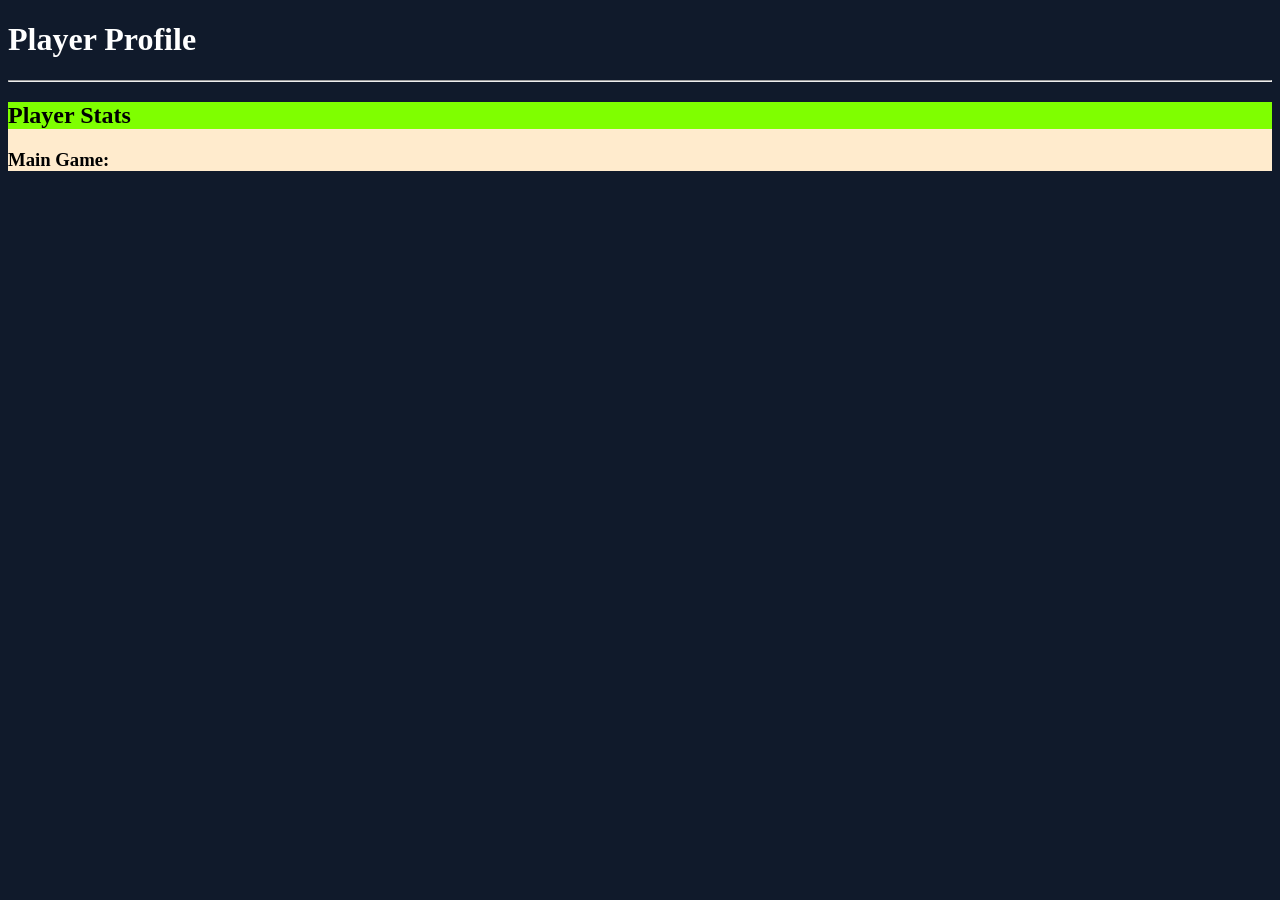
<file: Lesson01-Intro-to-css/index.html>
<!DOCTYPE html>
<html lang="en">
<head>
    <meta charset="UTF-8">
    <meta name="viewport" content="width=device-width, initial-scale=1.0">
    <title>Player Profile</title>
    <link rel="stylesheet" href="css/style.css">
</head>
<body>
    <h1>Player Profile</h1>
    <hr>
    <div class="stats">
        <h2 id="player">Player Stats</h2>
        <h3>Main Game:</h3>
    </div>
</body>
</html>
</file>
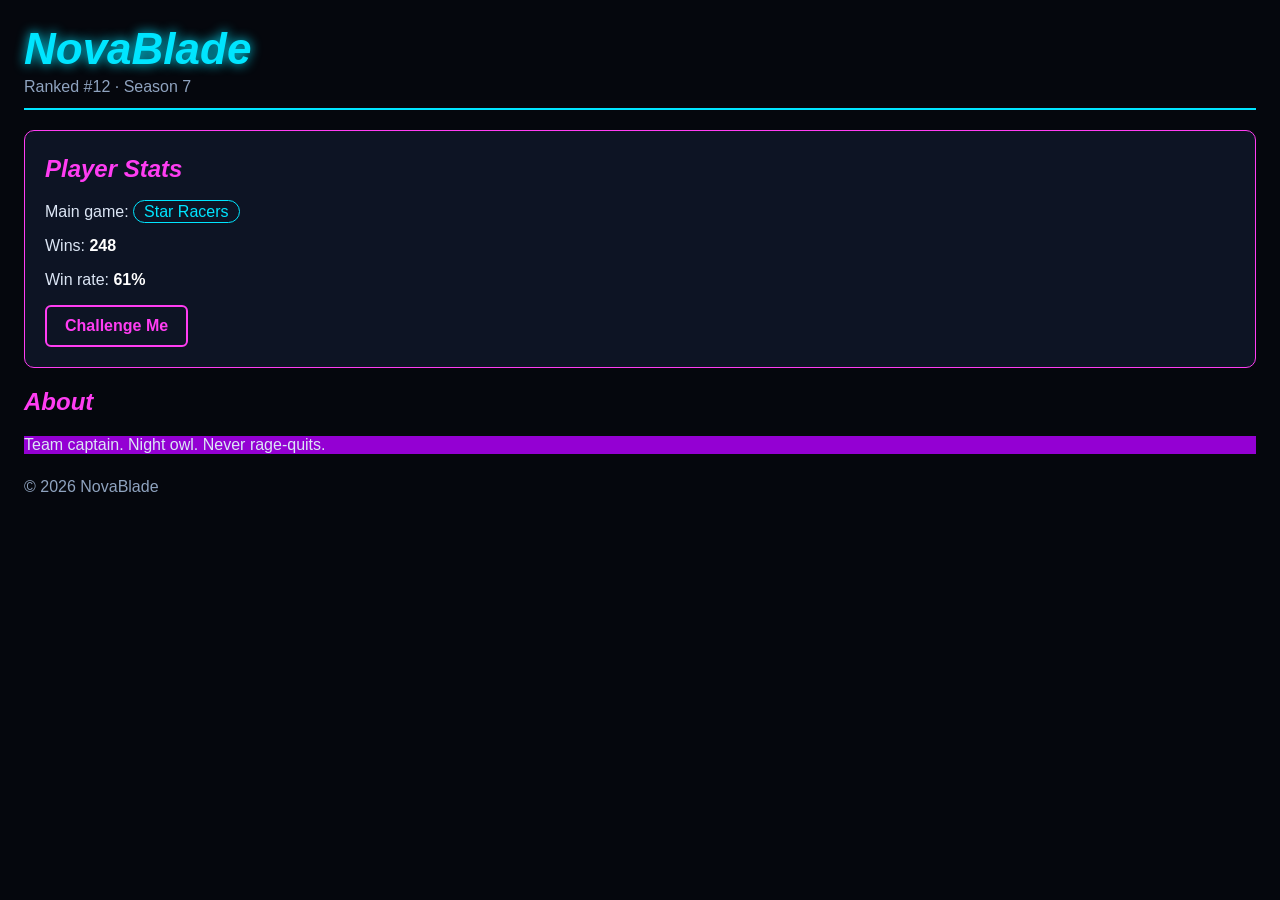
<file: u2l01-player-profile-starter/player-profile/index.html>
<!DOCTYPE html>
<html lang="en">
<head>
    <meta charset="UTF-8">
    <meta name="viewport" content="width=device-width, initial-scale=1.0">
    <title>Player Profile</title>

    <!-- This ONE line decides how the whole page looks.
         rel="stylesheet" = "this file is CSS"
         href="..."       = where the CSS file lives -->
    <style> h1 {color: lime}; </style>
    <link rel="stylesheet" href="themes/neon.css">
</head>
<body>

    <header>
        <h1>NovaBlade</h1>
        <p class="tagline">Ranked #12 &middot; Season 7</p>
    </header>

    <main>
        <section class="player-card">
            <h2>Player Stats</h2>
            <p>Main game: <span class="tag">Star Racers</span></p>
            <p>Wins: <span class="stat">248</span></p>
            <p>Win rate: <span class="stat">61%</span></p>
            <a class="btn" href="#">Challenge Me</a>
        </section>

        <section>
            <h2>About</h2>
            <p style="background-color: darkviolet";>Team captain. Night owl. Never rage-quits.</p>
        </section>
    </main>

    <footer>
        <p>&copy; 2026 NovaBlade</p>
    </footer>

</body>
</html>
</file>
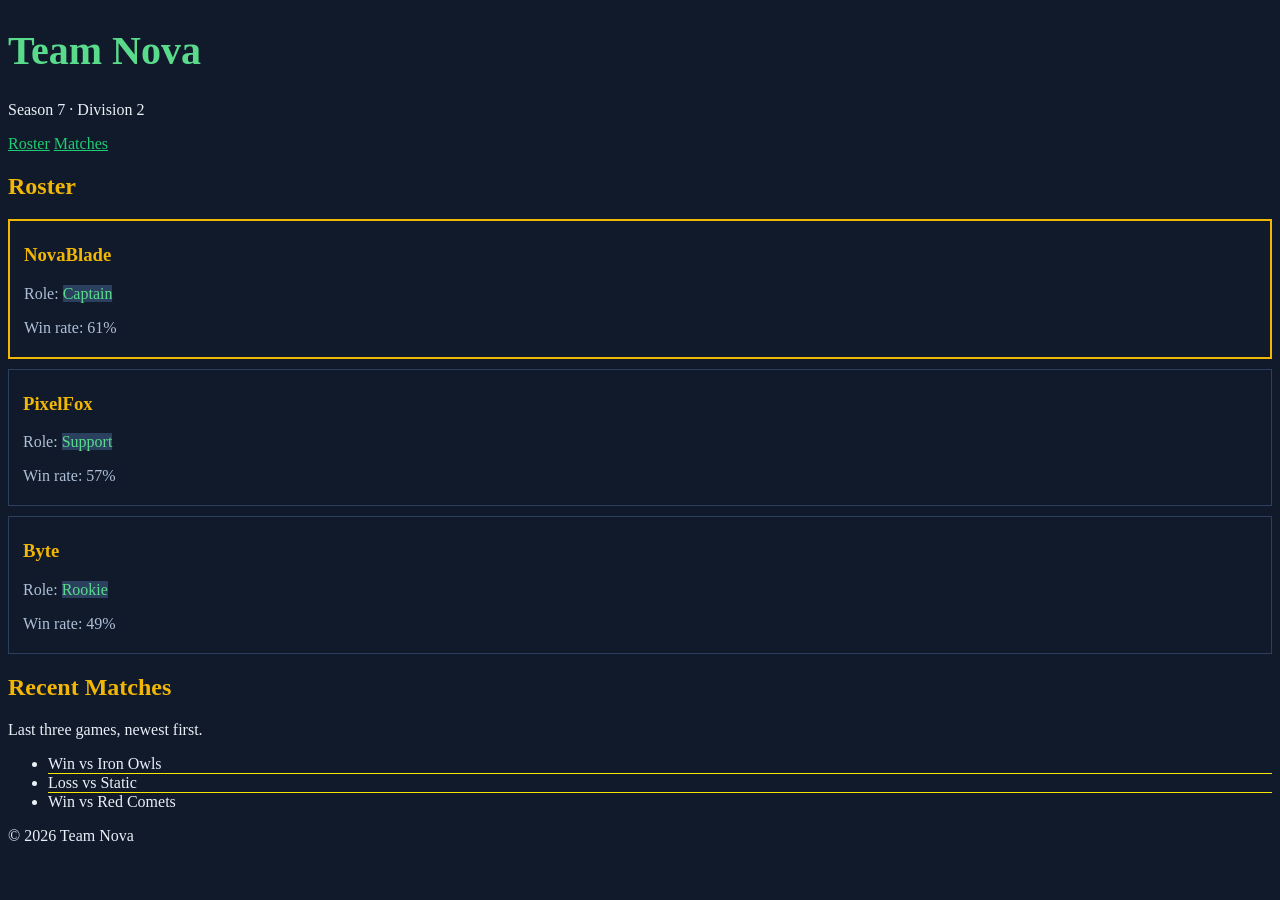
<file: Lesson02-Selectors/2A-B-Simple-Combinators/squad-page/index.html>
<!DOCTYPE html>
<html lang="en">
<head>
    <meta charset="UTF-8">
    <meta name="viewport" content="width=device-width, initial-scale=1.0">
    <title>Team Nova</title>
    <link rel="stylesheet" href="style.css">
</head>
<body>

    <header>
        <h1>Team Nova</h1>
        <p class="tagline">Season 7 &middot; Division 2</p>
        <nav>
            <a href="#roster">Roster</a>
            <a href="#matches">Matches</a>
        </nav>
    </header>

    <main>
        <!-- id="roster": one-of-a-kind, so the nav link can jump here -->
        <section id="roster">
            <h2>Roster</h2>

            <!-- three cards share a CLASS... -->
            <article class="player-card" id="captain">  <!-- ...only one has this ID -->
                <h3>NovaBlade</h3>
                <p>Role: <span class="tag">Captain</span></p>
                <p>Win rate: <span class="stat">61%</span></p>
            </article>

            <article class="player-card">
                <h3>PixelFox</h3>
                <p>Role: <span class="tag">Support</span></p>
                <p>Win rate: <span class="stat">57%</span></p>
            </article>

            <article class="player-card">
                <h3>Byte</h3>
                <p>Role: <span class="tag">Rookie</span></p>
                <p>Win rate: <span class="stat">49%</span></p>
            </article>
        </section>

        <section id="matches">
            <h2>Recent Matches</h2>
            <p>Last three games, newest first.</p>
            <ul class="results">
                <li>Win vs Iron Owls</li>
                <li>Loss vs Static</li>
                <li>Win vs Red Comets</li>
            </ul>
        </section>
    </main>

    <footer>
        <p>&copy; 2026 Team Nova</p>
    </footer>

</body>
</html>
</file>
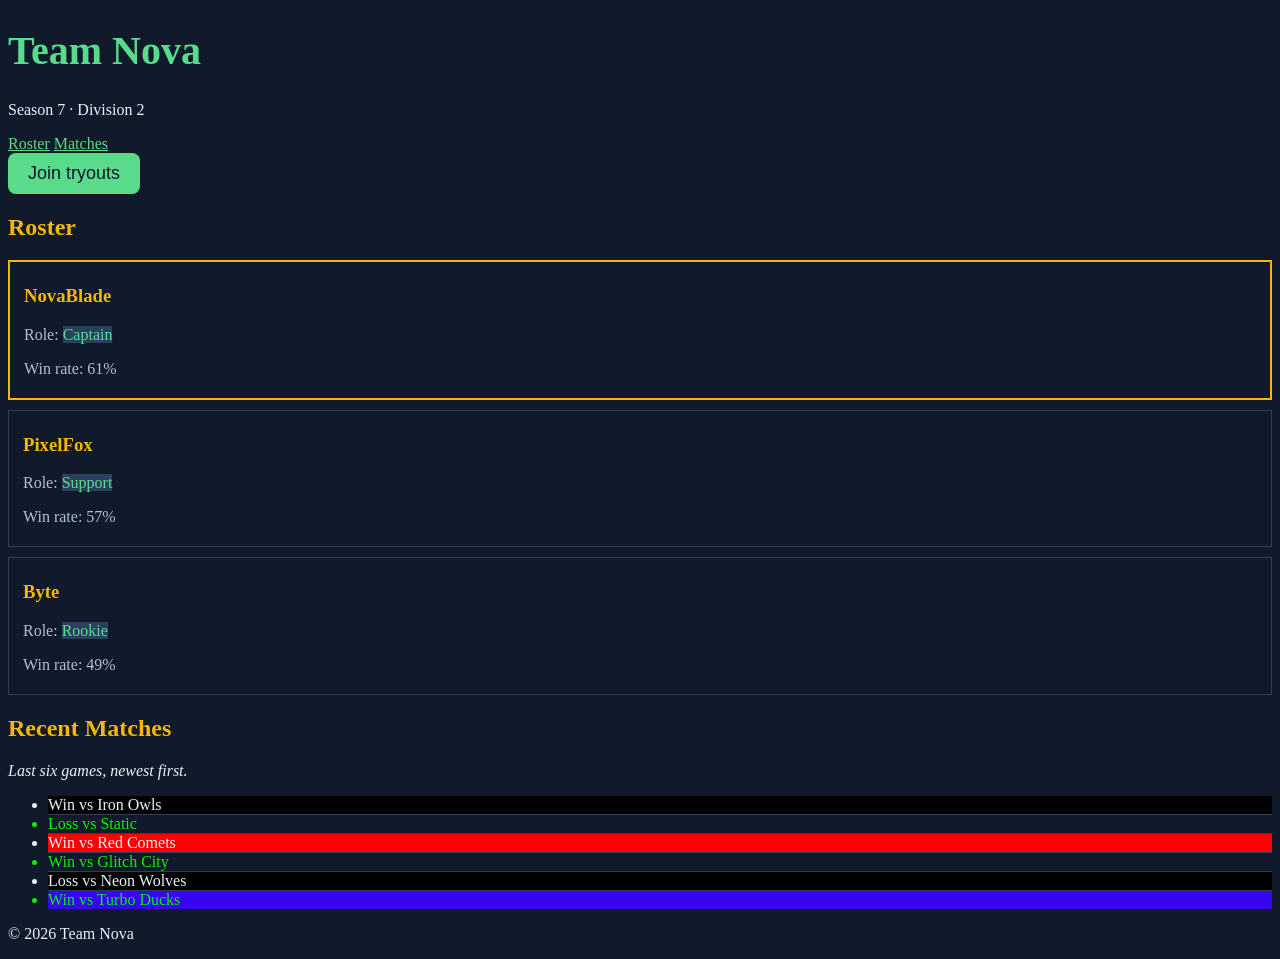
<file: Lesson02-Selectors/2C-Psuedo-Selectors/u2l02b-squad-page-starter/squad-page/index.html>
<!DOCTYPE html>
<html lang="en">
<head>
    <meta charset="UTF-8">
    <meta name="viewport" content="width=device-width, initial-scale=1.0">
    <title>Team Nova</title>
    <link rel="stylesheet" href="style.css">
</head>
<body>

    <header>
        <h1>Team Nova</h1>
        <p class="tagline">Season 7 &middot; Division 2</p>
        <nav>
            <a href="#roster">Roster</a>
            <a href="#matches">Matches</a>
        </nav>
        <!-- NEW in 2C: a button, so we can style how it reacts -->
        <button class="join">Join tryouts</button>
    </header>

    <main>
        <section id="roster">
            <h2>Roster</h2>

            <article class="player-card" id="captain">
                <h3>NovaBlade</h3>
                <p>Role: <span class="tag">Captain</span></p>
                <p>Win rate: <span class="stat">61%</span></p>
            </article>

            <article class="player-card">
                <h3>PixelFox</h3>
                <p>Role: <span class="tag">Support</span></p>
                <p>Win rate: <span class="stat">57%</span></p>
            </article>

            <article class="player-card">
                <h3>Byte</h3>
                <p>Role: <span class="tag">Rookie</span></p>
                <p>Win rate: <span class="stat">49%</span></p>
            </article>
        </section>

        <section id="matches">
            <h2>Recent Matches</h2>
            <p>Last six games, newest first.</p>
            <!-- NEW in 2C: six results instead of three -->
            <ul class="results">
                <li>Win vs Iron Owls</li>
                <li>Loss vs Static</li>
                <li>Win vs Red Comets</li>
                <li>Win vs Glitch City</li>
                <li>Loss vs Neon Wolves</li>
                <li>Win vs Turbo Ducks</li>
            </ul>
        </section>
    </main>

    <footer>
        <p>&copy; 2026 Team Nova</p>
    </footer>

</body>
</html>
</file>
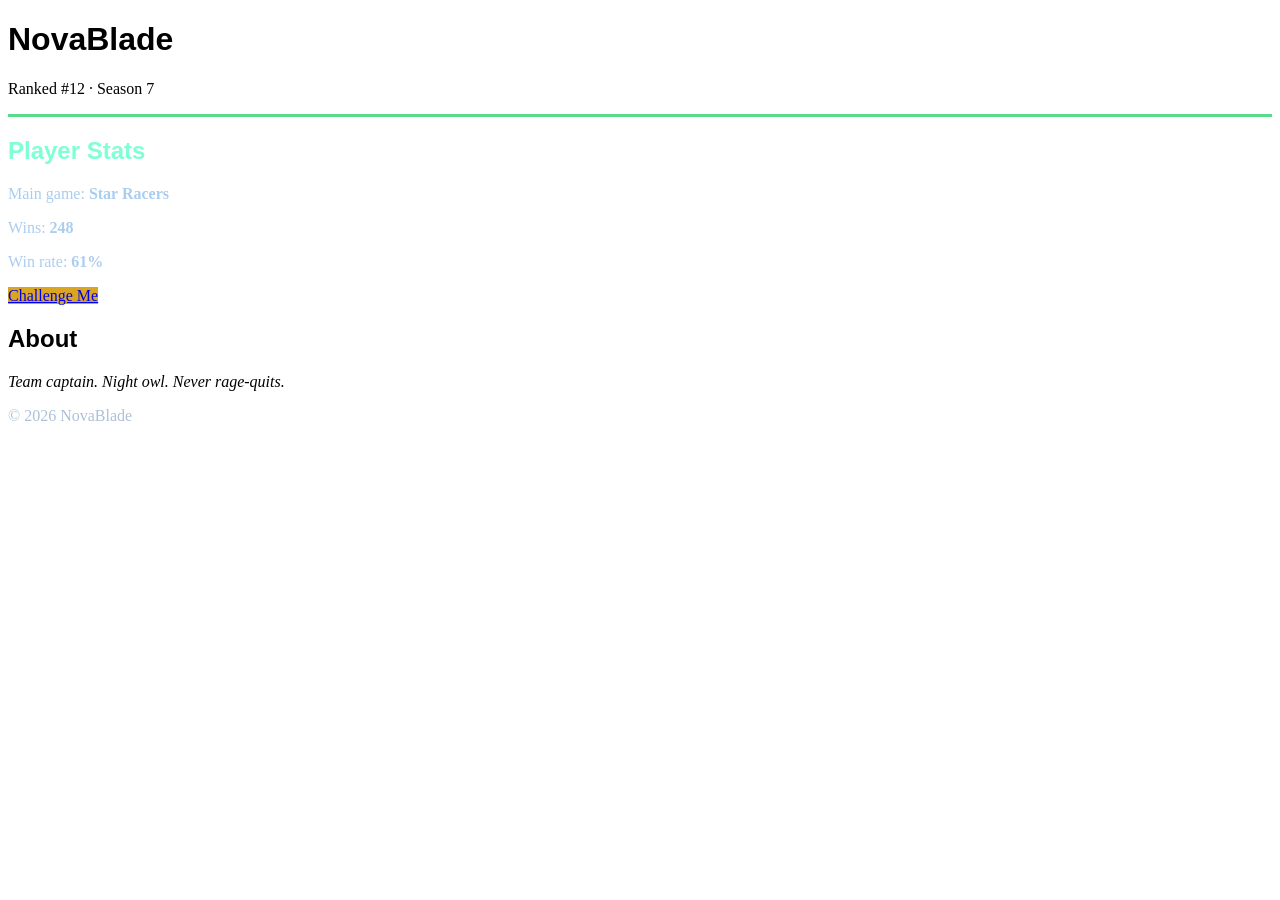
<file: Lesson02-Selectors/file.html>
<!DOCTYPE html>
<html lang="en">
<head>
    <meta charset="UTF-8">
    <meta name="viewport" content="width=device-width, initial-scale=1.0">
    <title>Player Profile</title>

    <!-- This ONE line decides how the whole page looks.
         rel="stylesheet" = "this file is CSS"
         href="..."       = where the CSS file lives -->
    <link rel="stylesheet" href="style.css">
</head>
<body>

    <header id="banner">
        <h1>NovaBlade</h1>
        <p class="tagline">Ranked #12 &middot; Season 7</p>
    </header>

    <main>
        <section class="player-card">
            <h2>Player Stats</h2>
            <p>Main game: <span class="tag">Star Racers</span></p>
            <p>Wins: <span class="stat">248</span></p>
            <p>Win rate: <span class="stat">61%</span></p>
            <a class="btn" href="#">Challenge Me</a>
        </section>

        <section class="about">
            <h2>About</h2>
            <p>Team captain. Night owl. Never rage-quits.</p>
        </section>
    </main>

    <footer>
        <p>&copy; 2026 NovaBlade</p>
    </footer>

</body>
</html>
</file>
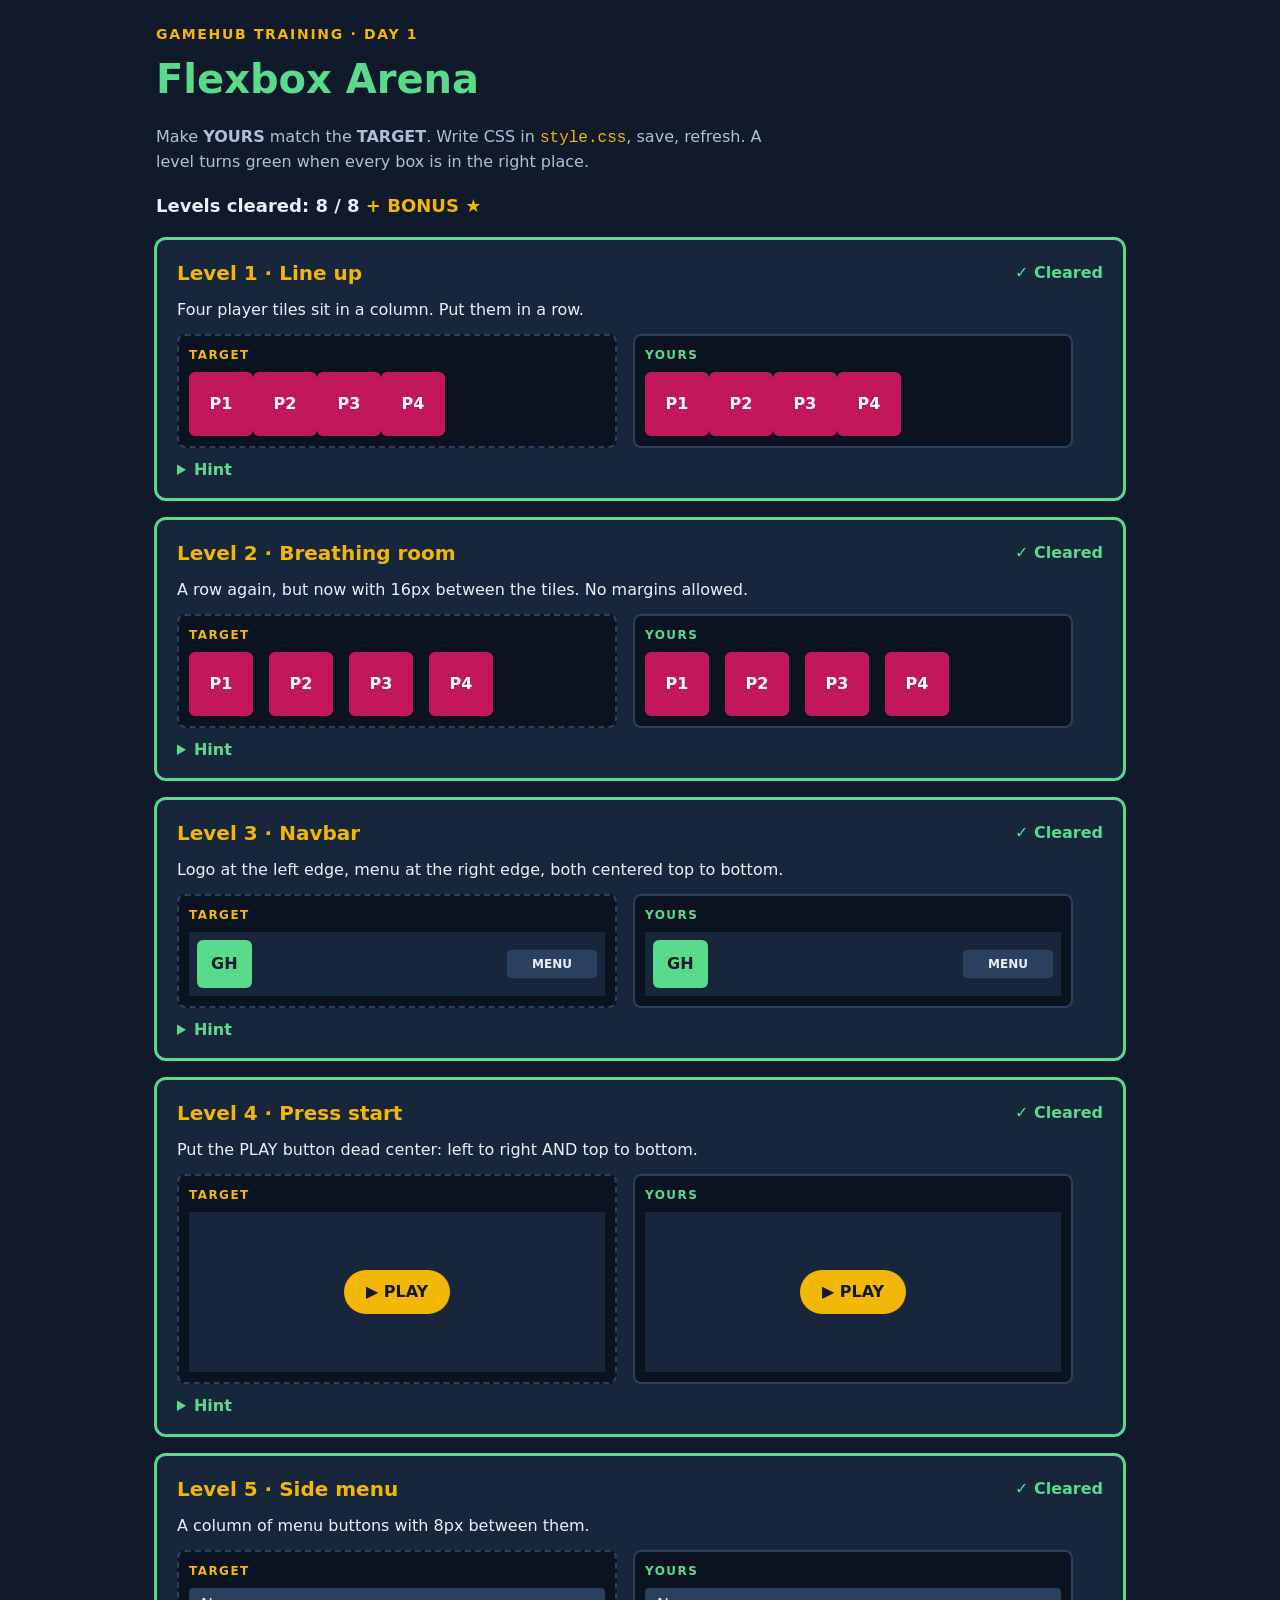
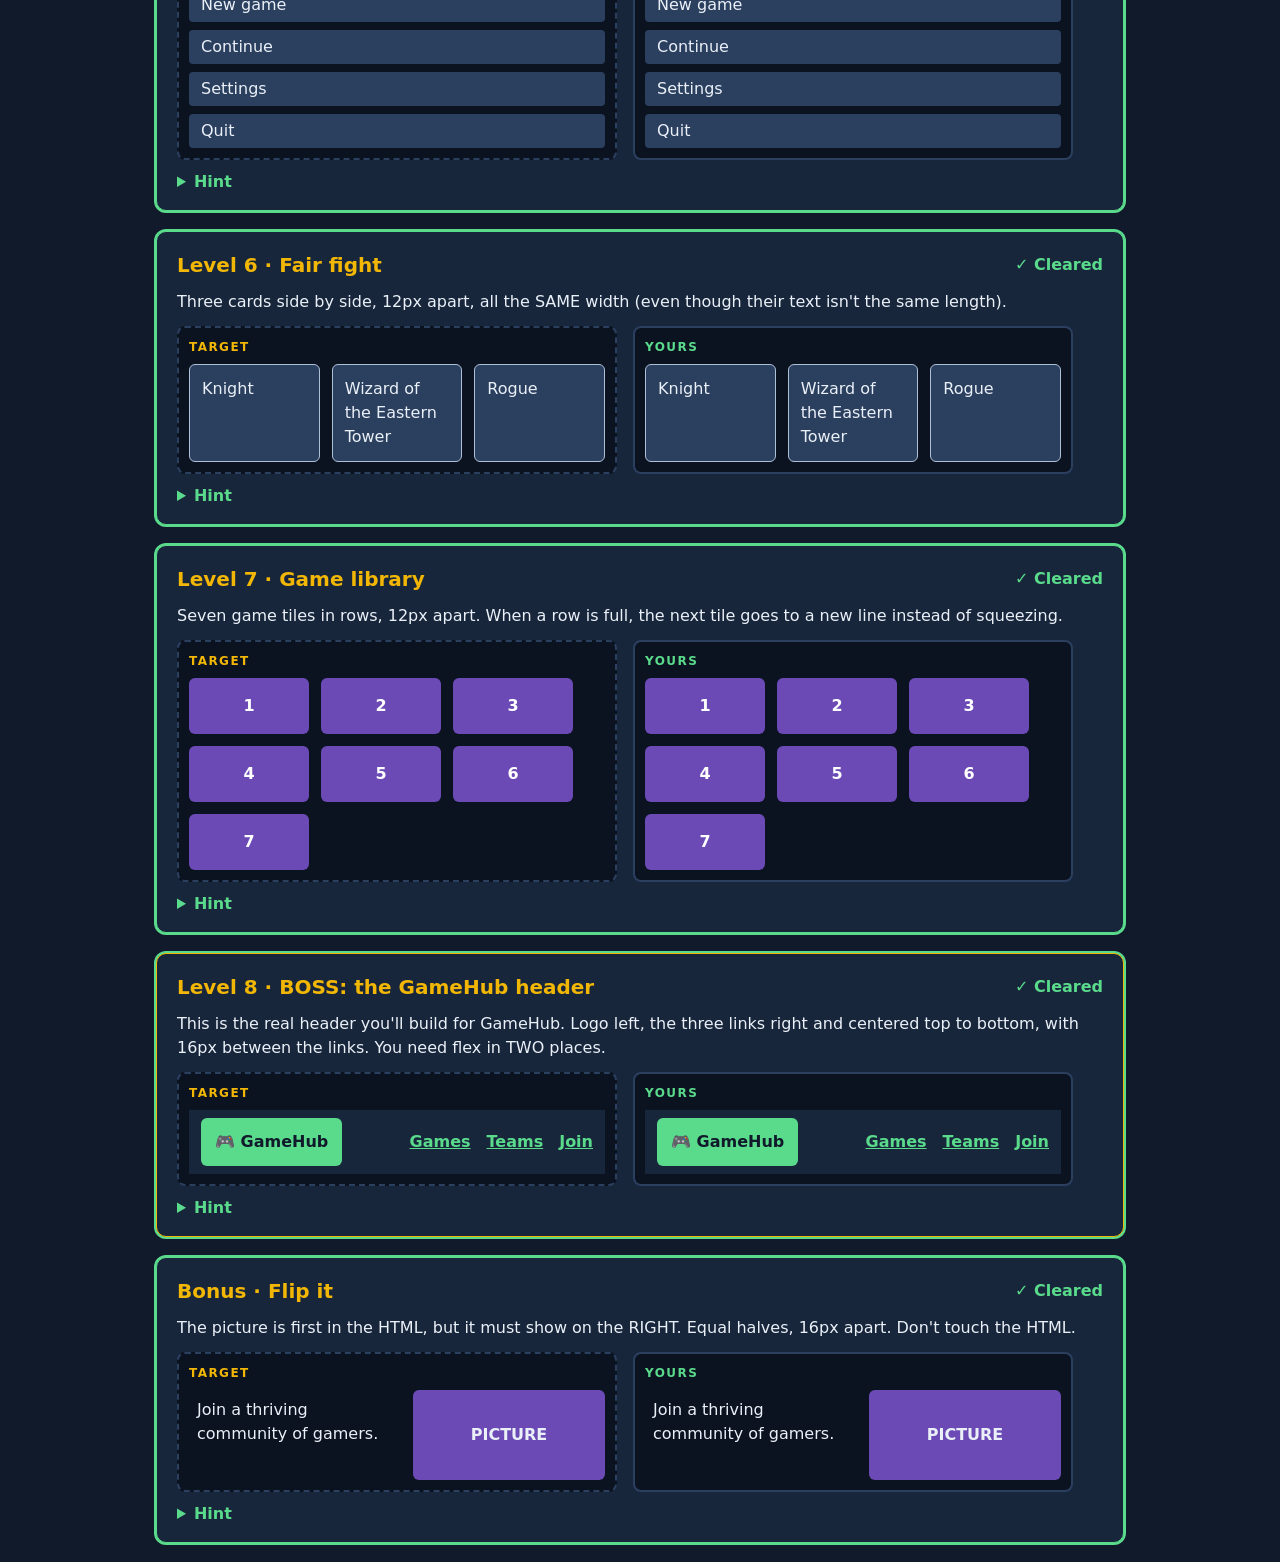
<file: Lesson07-Flexbox-Arena/flexbox-arena/arena.html>
<!DOCTYPE html>
<html lang="en">

<head>
    <meta charset="UTF-8">
    <meta name="viewport" content="width=device-width, initial-scale=1.0">
    <title>Flexbox Arena · GameHub Training</title>
    <!-- arena.css draws the arena and the TARGET courts. Don't edit it. -->
    <link rel="stylesheet" href="arena.css">
    <!-- style.css is YOUR file. All your work goes there. -->
    <link rel="stylesheet" href="style.css">
</head>

<body>
    <header class="arena-top">
        <p class="kicker">GameHub training · Day 1</p>
        <h1>Flexbox Arena</h1>
        <p class="lead">Make <b>YOURS</b> match the <b>TARGET</b>. Write CSS in <code>style.css</code>, save, refresh. A
            level turns green when every box is in the right place.</p>
        <p class="score" aria-live="polite">Levels cleared: <span id="cleared">0</span> / 8 <span id="bonus"></span></p>
    </header>

    <main>
        <!-- LEVEL 1 -->
        <section class="level" aria-labelledby="h1-l1">
            <div class="level-head">
                <h2 id="h1-l1">Level 1 · Line up</h2>
                <p class="status">Not yet</p>
            </div>
            <p class="goal">Four player tiles sit in a column. Put them in a row.</p>
            <div class="courts">
                <div class="court target">
                    <div class="t1">
                        <div class="tile" data-k>P1</div>
                        <div class="tile" data-k>P2</div>
                        <div class="tile" data-k>P3</div>
                        <div class="tile" data-k>P4</div>
                    </div>
                </div>
                <div class="court yours">
                    <div class="l1">
                        <div class="tile" data-k>P1</div>
                        <div class="tile" data-k>P2</div>
                        <div class="tile" data-k>P3</div>
                        <div class="tile" data-k>P4</div>
                    </div>
                </div>
            </div>
            <details>
                <summary>Hint</summary>One property, on the parent <code>.l1</code>.
            </details>
        </section>

        <!-- LEVEL 2 -->
        <section class="level" aria-labelledby="h1-l2">
            <div class="level-head">
                <h2 id="h1-l2">Level 2 · Breathing room</h2>
                <p class="status">Not yet</p>
            </div>
            <p class="goal">A row again, but now with 16px between the tiles. No margins allowed.</p>
            <div class="courts">
                <div class="court target">
                    <div class="t2">
                        <div class="tile" data-k>P1</div>
                        <div class="tile" data-k>P2</div>
                        <div class="tile" data-k>P3</div>
                        <div class="tile" data-k>P4</div>
                    </div>
                </div>
                <div class="court yours">
                    <div class="l2">
                        <div class="tile" data-k>P1</div>
                        <div class="tile" data-k>P2</div>
                        <div class="tile" data-k>P3</div>
                        <div class="tile" data-k>P4</div>
                    </div>
                </div>
            </div>
            <details>
                <summary>Hint</summary>Two properties on <code>.l2</code>. Space between items only, never at the ends.
            </details>
        </section>

        <!-- LEVEL 3 -->
        <section class="level" aria-labelledby="h1-l3">
            <div class="level-head">
                <h2 id="h1-l3">Level 3 · Navbar</h2>
                <p class="status">Not yet</p>
            </div>
            <p class="goal">Logo at the left edge, menu at the right edge, both centered top to bottom.</p>
            <div class="courts">
                <div class="court target">
                    <div class="t3">
                        <div class="logo" data-k>GH</div>
                        <div class="menu" data-k>MENU</div>
                    </div>
                </div>
                <div class="court yours">
                    <div class="l3">
                        <div class="logo" data-k>GH</div>
                        <div class="menu" data-k>MENU</div>
                    </div>
                </div>
            </div>
            <details>
                <summary>Hint</summary>Three properties on <code>.l3</code>. One works along the row, one across it.
            </details>
        </section>

        <!-- LEVEL 4 -->
        <section class="level" aria-labelledby="h1-l4">
            <div class="level-head">
                <h2 id="h1-l4">Level 4 · Press start</h2>
                <p class="status">Not yet</p>
            </div>
            <p class="goal">Put the PLAY button dead center: left to right AND top to bottom.</p>
            <div class="courts">
                <div class="court target">
                    <div class="t4">
                        <div class="play" data-k>▶ PLAY</div>
                    </div>
                </div>
                <div class="court yours">
                    <div class="l4">
                        <div class="play" data-k>▶ PLAY</div>
                    </div>
                </div>
            </div>
            <details>
                <summary>Hint</summary>The same two "line up" properties as Level 3, both set to the same value.
            </details>
        </section>

        <!-- LEVEL 5 -->
        <section class="level" aria-labelledby="h1-l5">
            <div class="level-head">
                <h2 id="h1-l5">Level 5 · Side menu</h2>
                <p class="status">Not yet</p>
            </div>
            <p class="goal">A column of menu buttons with 8px between them.</p>
            <div class="courts">
                <div class="court target">
                    <div class="t5">
                        <div class="item" data-k>New game</div>
                        <div class="item" data-k>Continue</div>
                        <div class="item" data-k>Settings</div>
                        <div class="item" data-k>Quit</div>
                    </div>
                </div>
                <div class="court yours">
                    <div class="l5">
                        <div class="item" data-k>New game</div>
                        <div class="item" data-k>Continue</div>
                        <div class="item" data-k>Settings</div>
                        <div class="item" data-k>Quit</div>
                    </div>
                </div>
            </div>
            <details>
                <summary>Hint</summary>Flex rows by default. One property turns the row into a column; <code>gap</code>
                works in columns too.
            </details>
        </section>

        <!-- LEVEL 6 -->
        <section class="level" aria-labelledby="h1-l6">
            <div class="level-head">
                <h2 id="h1-l6">Level 6 · Fair fight</h2>
                <p class="status">Not yet</p>
            </div>
            <p class="goal">Three cards side by side, 12px apart, all the SAME width (even though their text isn't the
                same length).</p>
            <div class="courts">
                <div class="court target">
                    <div class="t6">
                        <div class="card" data-k>Knight</div>
                        <div class="card" data-k>Wizard of the Eastern Tower</div>
                        <div class="card" data-k>Rogue</div>
                    </div>
                </div>
                <div class="court yours">
                    <div class="l6">
                        <div class="card" data-k>Knight</div>
                        <div class="card" data-k>Wizard of the Eastern Tower</div>
                        <div class="card" data-k>Rogue</div>
                    </div>
                </div>
            </div>
            <details>
                <summary>Hint</summary>Two properties on the parent <code>.l6</code>, and one on each <code>.card</code>
                that shares the row equally.
            </details>
        </section>

        <!-- LEVEL 7 -->
        <section class="level" aria-labelledby="h1-l7">
            <div class="level-head">
                <h2 id="h1-l7">Level 7 · Game library</h2>
                <p class="status">Not yet</p>
            </div>
            <p class="goal">Seven game tiles in rows, 12px apart. When a row is full, the next tile goes to a new line
                instead of squeezing.</p>
            <div class="courts">
                <div class="court target">
                    <div class="t7">
                        <div class="game" data-k>1</div>
                        <div class="game" data-k>2</div>
                        <div class="game" data-k>3</div>
                        <div class="game" data-k>4</div>
                        <div class="game" data-k>5</div>
                        <div class="game" data-k>6</div>
                        <div class="game" data-k>7</div>
                    </div>
                </div>
                <div class="court yours">
                    <div class="l7">
                        <div class="game" data-k>1</div>
                        <div class="game" data-k>2</div>
                        <div class="game" data-k>3</div>
                        <div class="game" data-k>4</div>
                        <div class="game" data-k>5</div>
                        <div class="game" data-k>6</div>
                        <div class="game" data-k>7</div>
                    </div>
                </div>
            </div>
            <details>
                <summary>Hint</summary>Three properties on <code>.l7</code>. Try it with only two first and watch the
                tiles squeeze.
            </details>
        </section>

        <!-- LEVEL 8 -->
        <section class="level boss" aria-labelledby="h1-l8">
            <div class="level-head">
                <h2 id="h1-l8">Level 8 · BOSS: the GameHub header</h2>
                <p class="status">Not yet</p>
            </div>
            <p class="goal">This is the real header you'll build for GameHub. Logo left, the three links right and
                centered top to bottom, with 16px between the links. You need flex in TWO places.</p>
            <div class="courts">
                <div class="court target">
                    <div class="t8">
                        <div class="logo" data-k>🎮 GameHub</div>
                        <nav class="links" data-k><a href="#" data-k>Games</a><a href="#" data-k>Teams</a><a href="#"
                                data-k>Join</a></nav>
                    </div>
                </div>
                <div class="court yours">
                    <div class="l8">
                        <div class="logo" data-k>🎮 GameHub</div>
                        <nav class="links" data-k><a href="#" data-k>Games</a><a href="#" data-k>Teams</a><a href="#"
                                data-k>Join</a></nav>
                    </div>
                </div>
            </div>
            <details>
                <summary>Hint</summary>A flex container can be inside another one. The header is the parent of the logo
                and the nav; the nav is the parent of the links.
            </details>
        </section>

        <!-- LEVEL 9 (BONUS) -->
        <section class="level bonus" aria-labelledby="h1-l9">
            <div class="level-head">
                <h2 id="h1-l9">Bonus · Flip it</h2>
                <p class="status">Not yet</p>
            </div>
            <p class="goal">The picture is first in the HTML, but it must show on the RIGHT. Equal halves, 16px apart.
                Don't touch the HTML.</p>
            <div class="courts">
                <div class="court target">
                    <div class="t9">
                        <div class="pic" data-k>PICTURE</div>
                        <div class="text" data-k>Join a thriving community of gamers.</div>
                    </div>
                </div>
                <div class="court yours">
                    <div class="l9">
                        <div class="pic" data-k>PICTURE</div>
                        <div class="text" data-k>Join a thriving community of gamers.</div>
                    </div>
                </div>
            </div>
            <details>
                <summary>Hint</summary>One value of <code>flex-direction</code> runs the row backwards.
            </details>
        </section>
    </main>

    <script src="check.js"></script>
</body>

</html>
</file>
<file: Lesson01-Intro-to-css/css/style.css>
body {
    background-color: #101A2B;
    color:white;
}

.stats {
    background-color: blanchedalmond;
    color: black;
}

#player {background-color: chartreuse}
</file>
<file: u2l01-player-profile-starter/player-profile/themes/neon.css>
/* =========================================================
   NEON ESPORTS THEME  ·  ready-made skin for Lesson 1
   You don't need to understand every line yet.
   By the end of Unit 2, you will.
   ========================================================= */

body {
    background-color: #05070d;          /* almost black */
    color: #dce6f5;
    font-family: "Trebuchet MS", "Segoe UI", sans-serif;
    margin: 0;
    padding: 24px;
}

header {
    border-bottom: 2px solid #00e5ff;   /* cyan underline */
    padding-bottom: 12px;
}

h1 {
    color: #00e5ff;
    font-size: 44px;
    font-style: italic;
    margin: 0;
    text-shadow: 0 0 12px #00e5ff;      /* the glow */
}

h2 {
    color: #ff3df2;                     /* magenta */
    font-style: italic;
}

.tagline {
    color: #8fa3bf;
    margin: 4px 0 0;
}

.player-card {
    background-color: #0d1424;
    border: 1px solid #ff3df2;
    border-radius: 10px;
    padding: 4px 20px 20px;
    margin-top: 20px;
}

.tag {
    border: 1px solid #00e5ff;
    color: #00e5ff;
    border-radius: 999px;
    padding: 2px 10px;
}

.stat {
    color: #ffffff;
    font-weight: bold;
}

.btn {
    display: inline-block;
    border: 2px solid #ff3df2;
    color: #ff3df2;
    padding: 10px 18px;
    border-radius: 6px;
    text-decoration: none;
    font-weight: bold;
}

footer {
    color: #8fa3bf;
    margin-top: 24px;
}
</file>
<file: Lesson02-Selectors/2A-B-Simple-Combinators/squad-page/style.css>
/* style.css · squad page (after Lesson 2A) */

body {
    background-color: #101A2B;
    color: #EAF0F7;
}

h1 {
    color: #5ADB8C;
    font-size: 40px;
}

.tag {
    background-color: #2B3F5F;
    color: #5ADB8C;
}

/* group: every <h2> AND every <h3> */
h2, h3 {
    color: #F2B705;
}

/* class selector: every class="player-card" */
.player-card {
    border: 1px solid #2B3F5F;
    padding: 4px 14px;
    margin: 10px 0;
}

/* id selector: the one id="captain" */
#captain {
    border: 2px solid #F2B705;
}
/* descendant (space): */
.player-card p {
    color: #aec0d8;
}

nav a {
    color:rgb(31, 204, 115)  
}

li + li {
    border-top: 1px solid #f7e600
}
</file>
<file: Lesson02-Selectors/2C-Psuedo-Selectors/u2l02b-squad-page-starter/squad-page/style.css>
/* style.css · squad page (after Lesson 2B) */

body {
    background-color: #101A2B;
    color: #EAF0F7;
}

h1 {
    color: #5ADB8C;
    font-size: 40px;
}

.tag {
    background-color: #2B3F5F;
    color: #5ADB8C;
}

/* group: every <h2> AND every <h3> */
h2, h3 {
    color: #F2B705;
}

/* class selector: every class="player-card" */
.player-card {
    border: 1px solid #2B3F5F;
    padding: 4px 14px;
    margin: 10px 0;
}

/* id selector: the one id="captain" */
#captain {
    border: 2px solid #F2B705;
}

/* descendant (space): only <p> INSIDE a card */
.player-card p {
    color: #AEC0D8;
}

/* descendant (space): only links INSIDE the nav */
nav a {
    color: #5ADB8C;
}

/* child (>): a <p> DIRECTLY inside #matches */
#matches > p {
    font-style: italic;
}

/* adjacent sibling (+): an <li> right AFTER an <li> */
li + li {
    border-top: 1px solid #2B3F5F;
}

/* NEW in 2C: the button, before any states */
.join {
    background-color: #5ADB8C;
    color: #101A2B;
    border: none;
    padding: 10px 20px;
    font-size: 18px;
    border-radius: 8px;
}

nav a:hover {
    color:white;
    text-decoration: none
}

.join:hover{
    background-color: rgb(128, 112, 230)
}

.join:active {
    transform: scale (0.9)
}

.join:focus {
    outline: 3px solid
}

.results li:first-child{
    background-color: #F2B705
}

.results li:last-child{
    background-color: #3805f2
}

.results li:nth-child(even) {
    color: #05f205
}
.results li:nth-child(odd) {
    background-color:black
}
.results li:nth-child(3) {
    background-color: red
}
/* ===== Lesson 2C: pseudo-classes. Add your rules below. =====
   Code along 1  nav a:hover
   Code along 2  .join:hover  .join:active  .join:focus
   Code along 3  .results li:first-child  .results li:last-child
   Code along 4  .results li:nth-child(even)
   Remember: NO space before the colon.
*/
</file>
<file: Lesson02-Selectors/style.css>
h1, h2 {
    font-family:'Lucida Sans', 'Lucida Sans Regular', 'Lucida Grande', 'Lucida Sans Unicode', Geneva, Verdana, sans-serif
}

.player-card p {
    color: #ABCDEF;
}

.player-card a {
    background-color: goldenrod;
}

#banner {
     border-bottom: 3px solid #5ADB8C;
}

.about p {
    font-style: italic;
}

.tag, .stat {
    font-weight: bold;
}

footer p {
    color: #AEC0D8;
}

.player-card h2 {
    color: aquamarine;
}
</file>
<file: Lesson07-Flexbox-Arena/flexbox-arena/arena.css>
/* arena.css · Flexbox Arena · DON'T EDIT THIS FILE
   It draws the page and the TARGET courts (.t1 ... .t9). */

* { box-sizing: border-box; }

body {
    margin: 0;
    background-color: #101A2B;
    color: #EAF0F7;
    font-family: system-ui, "Segoe UI", Arial, sans-serif;
    line-height: 1.5;
}

.arena-top, main { max-width: 1000px; margin: 0 auto; padding: 0 16px; }
.arena-top { padding-top: 24px; }
.kicker { color: #F2B705; text-transform: uppercase; letter-spacing: 0.12em; font-size: 0.875rem; font-weight: 700; margin: 0; }
h1 { color: #5ADB8C; font-size: 2.5rem; margin: 4px 0; }
.lead { color: #AEC0D8; max-width: 640px; }
code { font-family: Consolas, "Cascadia Mono", monospace; color: #F2B705; }
.score { font-weight: 700; font-size: 1.125rem; }
#bonus { color: #F2B705; }

.level { background-color: #18263C; border: 1px solid #2B3F5F; border-radius: 10px; padding: 12px 20px 16px; margin: 20px 0; }
.level.cleared { border-color: #5ADB8C; box-shadow: 0 0 0 2px #5ADB8C; }
.level.boss { border-color: #F2B705; }
.level-head { display: flex; justify-content: space-between; align-items: center; gap: 12px; flex-wrap: wrap; }
.level h2 { margin: 6px 0; font-size: 1.25rem; color: #F2B705; }
.status { margin: 0; font-weight: 700; color: #AEC0D8; }
.level.cleared .status { color: #5ADB8C; }
.goal { margin: 4px 0 12px; }
details { margin-top: 10px; color: #AEC0D8; }
summary { cursor: pointer; color: #5ADB8C; font-weight: 600; }
summary:focus-visible { outline: 3px solid #F2B705; outline-offset: 2px; }

/* the two courts, side by side when there's room */
.courts { display: flex; flex-wrap: wrap; gap: 16px; }
.court { width: 440px; max-width: 100%; overflow-x: auto; background-color: #0B1220; border: 2px solid #2B3F5F; border-radius: 8px; padding: 10px; position: relative; }
.court > div { width: 416px; }
.court::before { display: block; font-size: 0.75rem; font-weight: 700; letter-spacing: 0.12em; margin-bottom: 8px; }
.court.target::before { content: "TARGET"; color: #F2B705; }
.court.yours::before { content: "YOURS"; color: #5ADB8C; }
.court.target { border-style: dashed; }

/* the pieces (same in both courts) */
.tile, .game { width: 64px; height: 64px; display: grid; place-items: center; background-color: #C2185B; color: #fff; font-weight: 700; border-radius: 6px; }
.game { width: 120px; height: 56px; background-color: #6C4AB6; }
.logo { height: 48px; padding: 0 14px; display: grid; place-items: center; background-color: #5ADB8C; color: #101A2B; font-weight: 800; border-radius: 6px; }
.menu { height: 28px; width: 90px; display: grid; place-items: center; background-color: #2B3F5F; font-size: 0.75rem; font-weight: 700; border-radius: 4px; }
.play { padding: 10px 22px; background-color: #F2B705; color: #101A2B; font-weight: 800; border-radius: 999px; }
.item { height: 34px; padding: 0 12px; display: grid; align-items: center; background-color: #2B3F5F; border-radius: 4px; }
.card { padding: 12px; background-color: #2B3F5F; border: 1px solid #AEC0D8; border-radius: 6px; }
.links a { color: #5ADB8C; font-weight: 600; }
.pic { height: 90px; display: grid; place-items: center; background-color: #6C4AB6; font-weight: 700; border-radius: 6px; }
.text { padding: 8px; }

/* courts with a fixed height */
.t3, .l3 { min-height: 64px; background-color: #18263C; padding: 8px; }
.t4, .l4 { height: 160px; background-color: #18263C; }
.t8, .l8 { min-height: 64px; background-color: #18263C; padding: 8px 12px; }

/* ===== TARGETS (no peeking: the fun is in working it out) ===== */
.t1 { display: flex; }
.t2 { display: flex; gap: 16px; }
.t3 { display: flex; justify-content: space-between; align-items: center; }
.t4 { display: flex; justify-content: center; align-items: center; }
.t5 { display: flex; flex-direction: column; gap: 8px; }
.t6 { display: flex; gap: 12px; }
.t6 .card { flex: 1; }
.t7 { display: flex; flex-wrap: wrap; gap: 12px; }
.t8 { display: flex; justify-content: space-between; align-items: center; }
.t8 .links { display: flex; gap: 16px; }
.t9 { display: flex; flex-direction: row-reverse; gap: 16px; }
.t9 .pic, .t9 .text { flex: 1; }
</file>
<file: Lesson07-Flexbox-Arena/flexbox-arena/style.css>
/* style.css · Flexbox Arena · YOUR FILE
   Write your CSS inside each rule. Save, then refresh the page.
   A level turns green when YOURS matches the TARGET exactly. */

/* LEVEL 1 · Line up ▸ the tiles in a row */
.l1 {
   display:flex;
}

/* LEVEL 2 · Breathing room ▸ a row with 16px between the tiles */
.l2 {
   display:flex;
   gap: 16px;
}

/* LEVEL 3 · Navbar ▸ logo left, menu right, both centered top to bottom */
.l3 {
   display: flex;
   justify-content: space-between;
   align-items: center;
}

/* LEVEL 4 · Press start ▸ PLAY in the dead center */
.l4 {
   display: flex;
   justify-content: center;
   align-items: center;
}

/* LEVEL 5 · Side menu ▸ a column with 8px between buttons */
.l5 {
   display: flex;
   flex-direction: column;
   gap: 8px;
}

/* LEVEL 6 · Fair fight ▸ three equal-width cards, 12px apart (TWO rules) */
.l6 {
   display: flex;
   gap: 12px;
}

.l6 .card {
   flex: 1;
}

/* LEVEL 7 · Game library ▸ rows of tiles, 12px apart, wrapping to a new line */
.l7 {
   display: flex;
   flex-wrap: wrap;
   gap: 12px;
}

/* LEVEL 8 · BOSS ▸ the GameHub header (TWO rules: the header and the nav) */
.l8 {
   display: flex;
   justify-content: space-between;
   align-items: center
}

.l8 .links {
   display: flex;
   gap: 16px;
}

/* BONUS · Flip it ▸ picture on the right, equal halves, 16px apart (TWO rules) */
.l9 {
   display: flex;
   flex-direction: row-reverse;
   justify-content: space-around;
   gap: 16px
}

.l9 .pic,
.l9 .text {
   flex: 1
}
</file>
